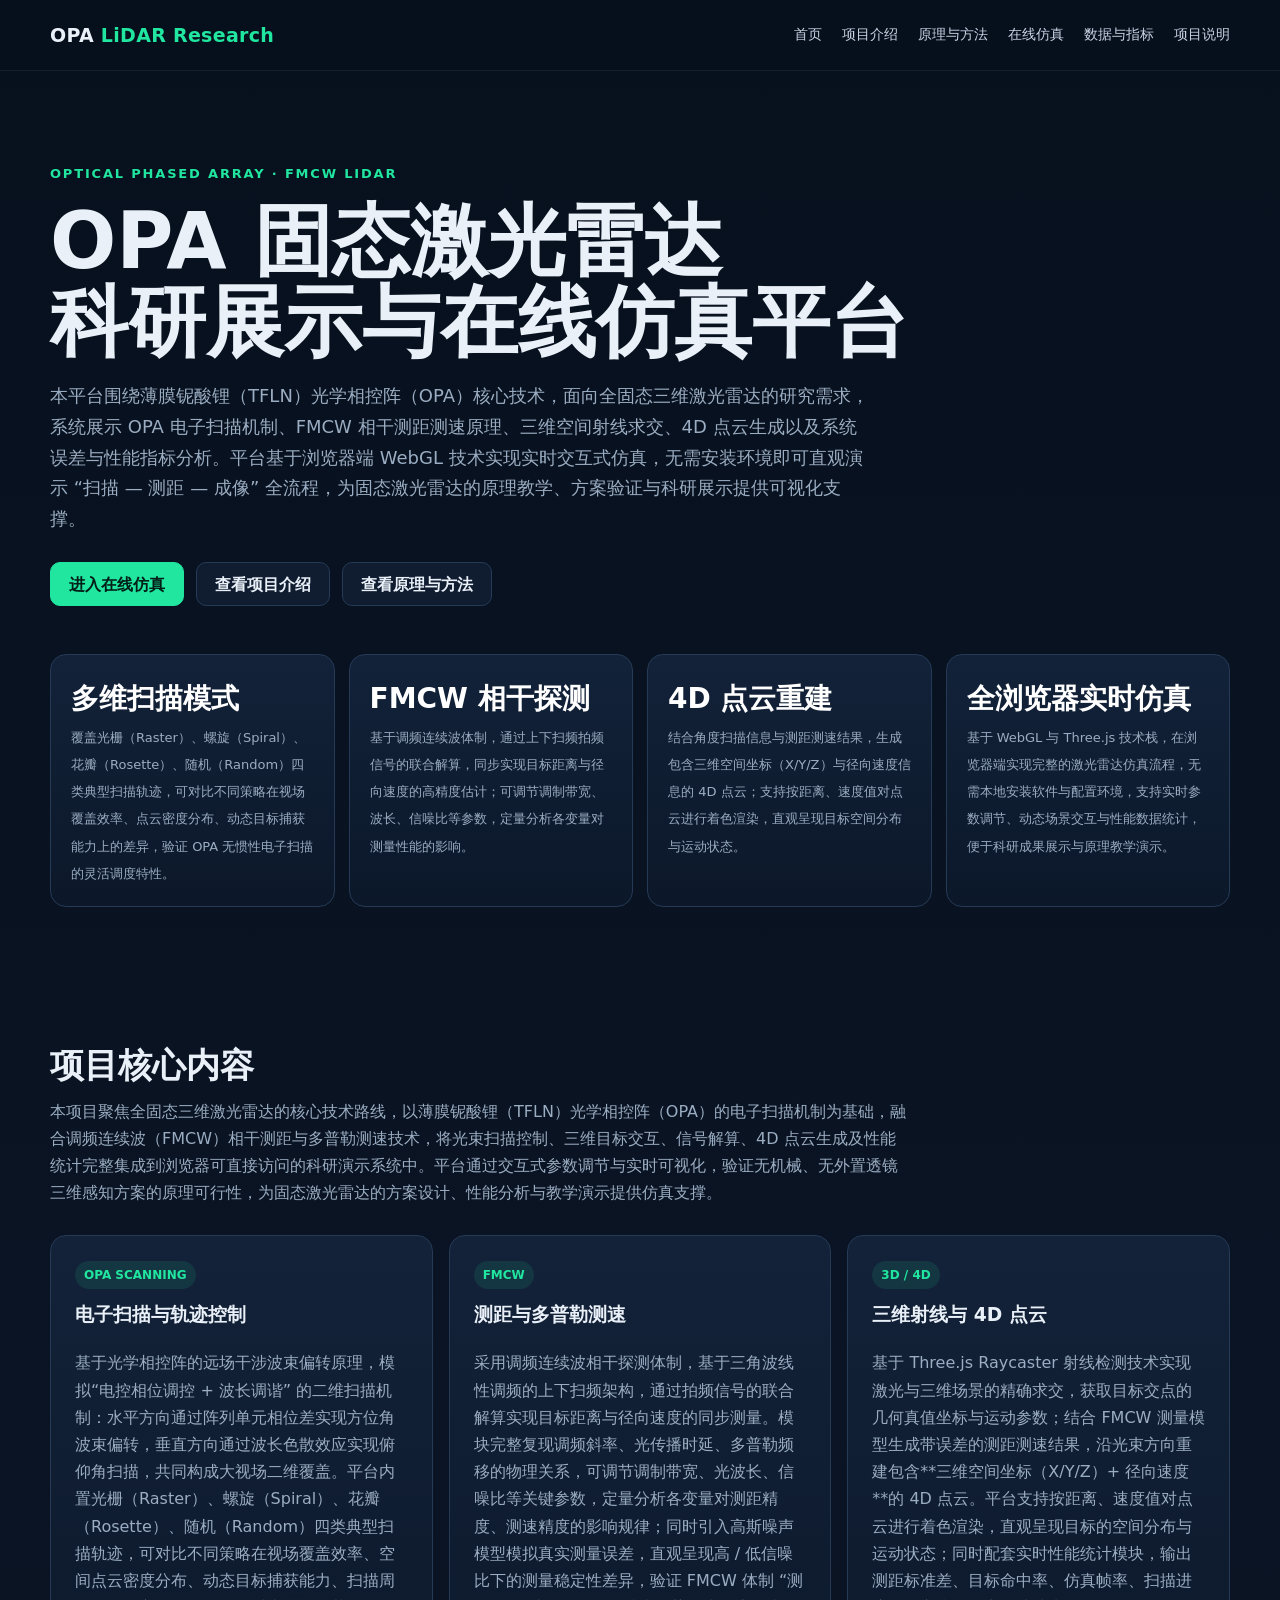
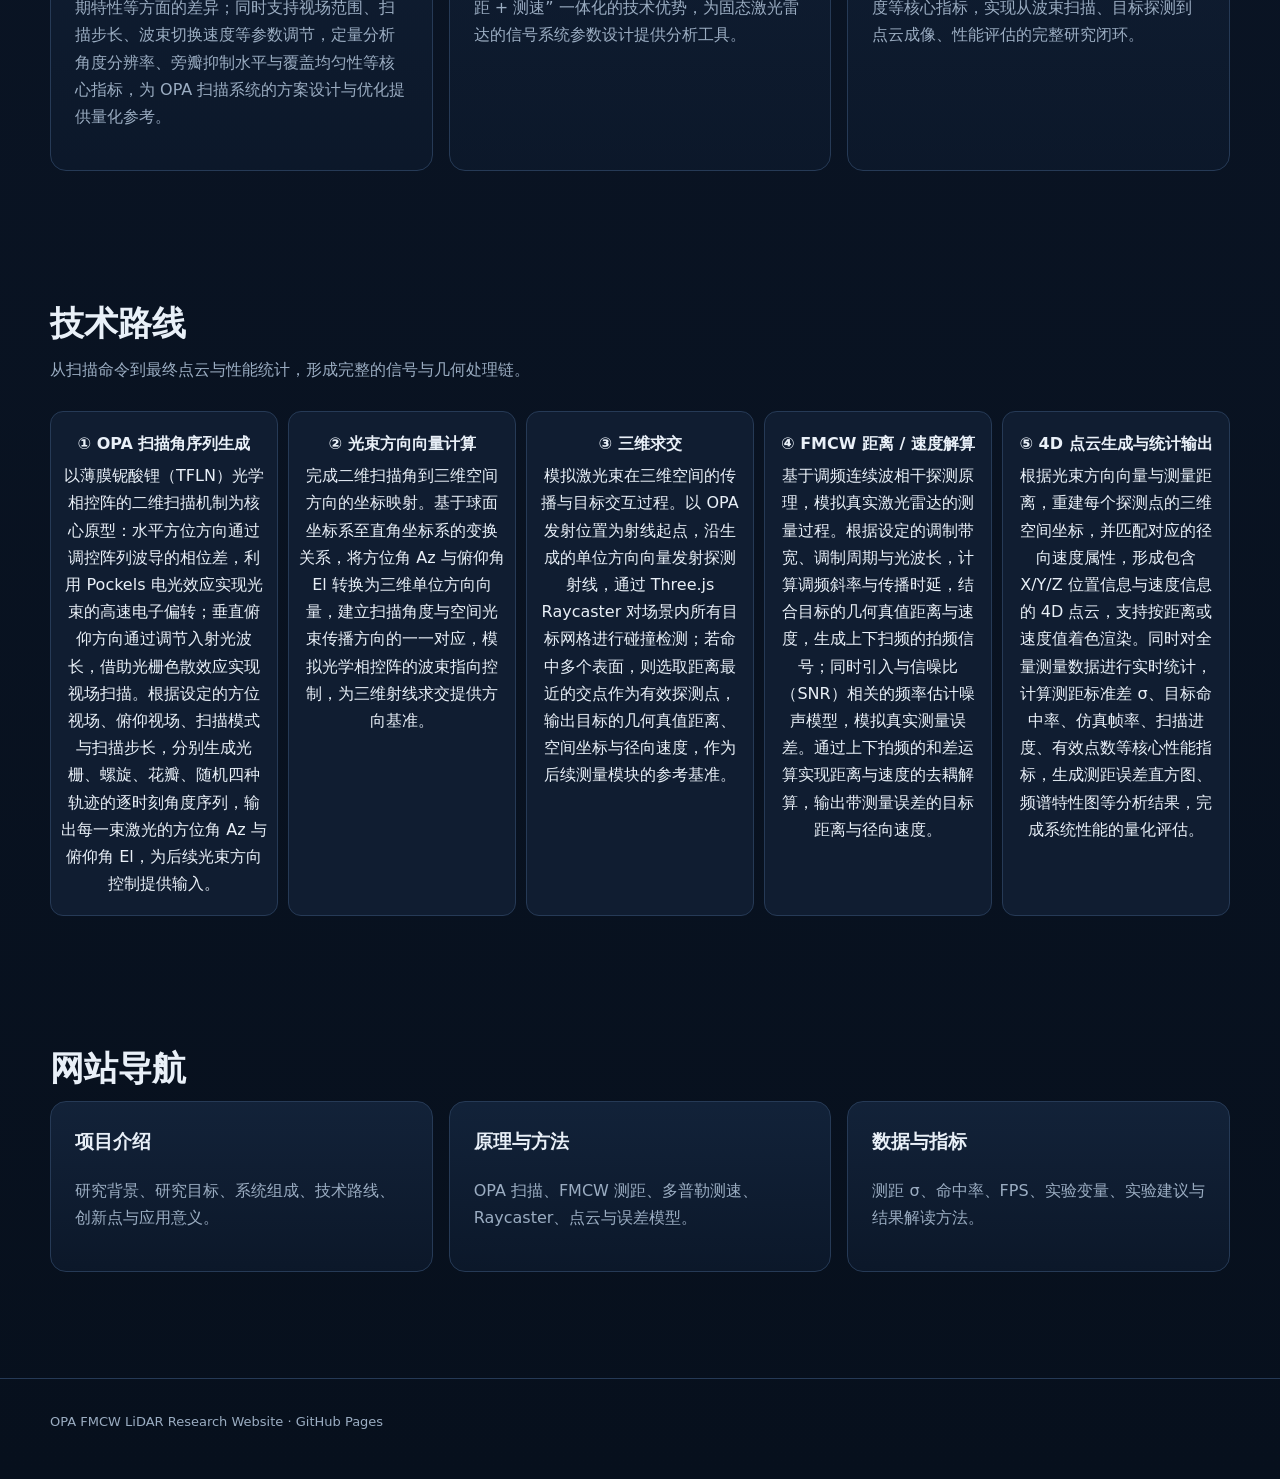
<file: index.html>
<!DOCTYPE html>
<html lang="zh-CN">
<head>
<meta charset="UTF-8">
<meta name="viewport" content="width=device-width,initial-scale=1.0">
<title>OPA FMCW LiDAR 科研展示平台</title>
<link rel="stylesheet" href="style.css">
</head>
<body>

<header class="nav">
  <div class="container nav-inner">
    <a class="brand" href="index.html">OPA <span>LiDAR Research</span></a>
    <nav class="menu">
      <a href="index.html">首页</a>
      <a href="project.html">项目介绍</a>
      <a href="research.html">原理与方法</a>
      <a href="simulation.html">在线仿真</a>
      <a href="data.html">数据与指标</a>
      <a href="about.html">项目说明</a>
    </nav>
  </div>
</header>


<main>
<section class="hero">
  <div class="container">
    <div class="kicker">Optical Phased Array · FMCW LiDAR</div>
    <h1>OPA 固态激光雷达<br>科研展示与在线仿真平台</h1>
    <p>本平台围绕薄膜铌酸锂（TFLN）光学相控阵（OPA）核心技术，面向全固态三维激光雷达的研究需求，系统展示 OPA 电子扫描机制、FMCW 相干测距测速原理、三维空间射线求交、4D 点云生成以及系统误差与性能指标分析。平台基于浏览器端 WebGL 技术实现实时交互式仿真，无需安装环境即可直观演示 “扫描 — 测距 — 成像” 全流程，为固态激光雷达的原理教学、方案验证与科研展示提供可视化支撑。</p>
    <div class="actions">
      <a class="btn primary" href="simulation.html">进入在线仿真</a>
      <a class="btn" href="project.html">查看项目介绍</a>
      <a class="btn" href="research.html">查看原理与方法</a>
    </div>
    <div class="metrics">
      <div class="metric"><b>多维扫描模式</b><span>覆盖光栅（Raster）、螺旋（Spiral）、花瓣（Rosette）、随机（Random）四类典型扫描轨迹，可对比不同策略在视场覆盖效率、点云密度分布、动态目标捕获能力上的差异，验证 OPA 无惯性电子扫描的灵活调度特性。</span></div>
      <div class="metric"><b>FMCW 相干探测</b><span>基于调频连续波体制，通过上下扫频拍频信号的联合解算，同步实现目标距离与径向速度的高精度估计；可调节调制带宽、波长、信噪比等参数，定量分析各变量对测量性能的影响。</span></div>
      <div class="metric"><b>4D 点云重建</b><span>结合角度扫描信息与测距测速结果，生成包含三维空间坐标（X/Y/Z）与径向速度信息的 4D 点云；支持按距离、速度值对点云进行着色渲染，直观呈现目标空间分布与运动状态。</span></div>
      <div class="metric"><b>全浏览器实时仿真</b><span>基于 WebGL 与 Three.js 技术栈，在浏览器端实现完整的激光雷达仿真流程，无需本地安装软件与配置环境，支持实时参数调节、动态场景交互与性能数据统计，便于科研成果展示与原理教学演示。</span></div>
    </div>
  </div>
</section>

<section class="section">
<div class="container">
  <h2>项目核心内容</h2>
  <p class="section-lead">本项目聚焦全固态三维激光雷达的核心技术路线，以薄膜铌酸锂（TFLN）光学相控阵（OPA）的电子扫描机制为基础，融合调频连续波（FMCW）相干测距与多普勒测速技术，将光束扫描控制、三维目标交互、信号解算、4D 点云生成及性能统计完整集成到浏览器可直接访问的科研演示系统中。平台通过交互式参数调节与实时可视化，验证无机械、无外置透镜三维感知方案的原理可行性，为固态激光雷达的方案设计、性能分析与教学演示提供仿真支撑。</p>
  <div class="grid3">
    <article class="card"><span class="tag">OPA SCANNING</span><h3>电子扫描与轨迹控制</h3><p>基于光学相控阵的远场干涉波束偏转原理，模拟“电控相位调控 + 波长调谐” 的二维扫描机制：水平方向通过阵列单元相位差实现方位角波束偏转，垂直方向通过波长色散效应实现俯仰角扫描，共同构成大视场二维覆盖。平台内置光栅（Raster）、螺旋（Spiral）、花瓣（Rosette）、随机（Random）四类典型扫描轨迹，可对比不同策略在视场覆盖效率、空间点云密度分布、动态目标捕获能力、扫描周期特性等方面的差异；同时支持视场范围、扫描步长、波束切换速度等参数调节，定量分析角度分辨率、旁瓣抑制水平与覆盖均匀性等核心指标，为 OPA 扫描系统的方案设计与优化提供量化参考。</p></article>
    <article class="card"><span class="tag">FMCW</span><h3>测距与多普勒测速</h3><p>采用调频连续波相干探测体制，基于三角波线性调频的上下扫频架构，通过拍频信号的联合解算实现目标距离与径向速度的同步测量。模块完整复现调频斜率、光传播时延、多普勒频移的物理关系，可调节调制带宽、光波长、信噪比等关键参数，定量分析各变量对测距精度、测速精度的影响规律；同时引入高斯噪声模型模拟真实测量误差，直观呈现高 / 低信噪比下的测量稳定性差异，验证 FMCW 体制 “测距 + 测速” 一体化的技术优势，为固态激光雷达的信号系统参数设计提供分析工具。</p></article>
    <article class="card"><span class="tag">3D / 4D</span><h3>三维射线与 4D 点云</h3><p>基于 Three.js Raycaster 射线检测技术实现激光与三维场景的精确求交，获取目标交点的几何真值坐标与运动参数；结合 FMCW 测量模型生成带误差的测距测速结果，沿光束方向重建包含**三维空间坐标（X/Y/Z）+ 径向速度**的 4D 点云。平台支持按距离、速度值对点云进行着色渲染，直观呈现目标的空间分布与运动状态；同时配套实时性能统计模块，输出测距标准差、目标命中率、仿真帧率、扫描进度等核心指标，实现从波束扫描、目标探测到点云成像、性能评估的完整研究闭环。</p></article>
  </div>
</div>
</section>

<section class="section">
<div class="container">
  <h2>技术路线</h2>
  <p class="section-lead">从扫描命令到最终点云与性能统计，形成完整的信号与几何处理链。</p>
  <div class="flow">
    <div class="step"><b>① OPA 扫描角序列生成</b>以薄膜铌酸锂（TFLN）光学相控阵的二维扫描机制为核心原型：水平方位方向通过调控阵列波导的相位差，利用 Pockels 电光效应实现光束的高速电子偏转；垂直俯仰方向通过调节入射光波长，借助光栅色散效应实现视场扫描。根据设定的方位视场、俯仰视场、扫描模式与扫描步长，分别生成光栅、螺旋、花瓣、随机四种轨迹的逐时刻角度序列，输出每一束激光的方位角 Az 与俯仰角 El，为后续光束方向控制提供输入。</div>
    <div class="step"><b>② 光束方向向量计算</b>完成二维扫描角到三维空间方向的坐标映射。基于球面坐标系至直角坐标系的变换关系，将方位角 Az 与俯仰角 El 转换为三维单位方向向量，建立扫描角度与空间光束传播方向的一一对应，模拟光学相控阵的波束指向控制，为三维射线求交提供方向基准。</div>
    <div class="step"><b>③ 三维求交</b>模拟激光束在三维空间的传播与目标交互过程。以 OPA 发射位置为射线起点，沿生成的单位方向向量发射探测射线，通过 Three.js Raycaster 对场景内所有目标网格进行碰撞检测；若命中多个表面，则选取距离最近的交点作为有效探测点，输出目标的几何真值距离、空间坐标与径向速度，作为后续测量模块的参考基准。</div>
    <div class="step"><b>④ FMCW 距离 / 速度解算</b>基于调频连续波相干探测原理，模拟真实激光雷达的测量过程。根据设定的调制带宽、调制周期与光波长，计算调频斜率与传播时延，结合目标的几何真值距离与速度，生成上下扫频的拍频信号；同时引入与信噪比（SNR）相关的频率估计噪声模型，模拟真实测量误差。通过上下拍频的和差运算实现距离与速度的去耦解算，输出带测量误差的目标距离与径向速度。</div>
    <div class="step"><b>⑤ 4D 点云生成与统计输出</b>根据光束方向向量与测量距离，重建每个探测点的三维空间坐标，并匹配对应的径向速度属性，形成包含 X/Y/Z 位置信息与速度信息的 4D 点云，支持按距离或速度值着色渲染。同时对全量测量数据进行实时统计，计算测距标准差 σ、目标命中率、仿真帧率、扫描进度、有效点数等核心性能指标，生成测距误差直方图、频谱特性图等分析结果，完成系统性能的量化评估。</div>
  </div>
</div>
</section>

<section class="section">
<div class="container">
  <h2>网站导航</h2>
  <div class="grid3">
    <a class="card" href="project.html"><h3>项目介绍</h3><p>研究背景、研究目标、系统组成、技术路线、创新点与应用意义。</p></a>
    <a class="card" href="research.html"><h3>原理与方法</h3><p>OPA 扫描、FMCW 测距、多普勒测速、Raycaster、点云与误差模型。</p></a>
    <a class="card" href="data.html"><h3>数据与指标</h3><p>测距 σ、命中率、FPS、实验变量、实验建议与结果解读方法。</p></a>
  </div>
</div>
</section>
</main>

<footer class="footer"><div class="container">OPA FMCW LiDAR Research Website · GitHub Pages</div></footer>
</body>
</html>
</file>
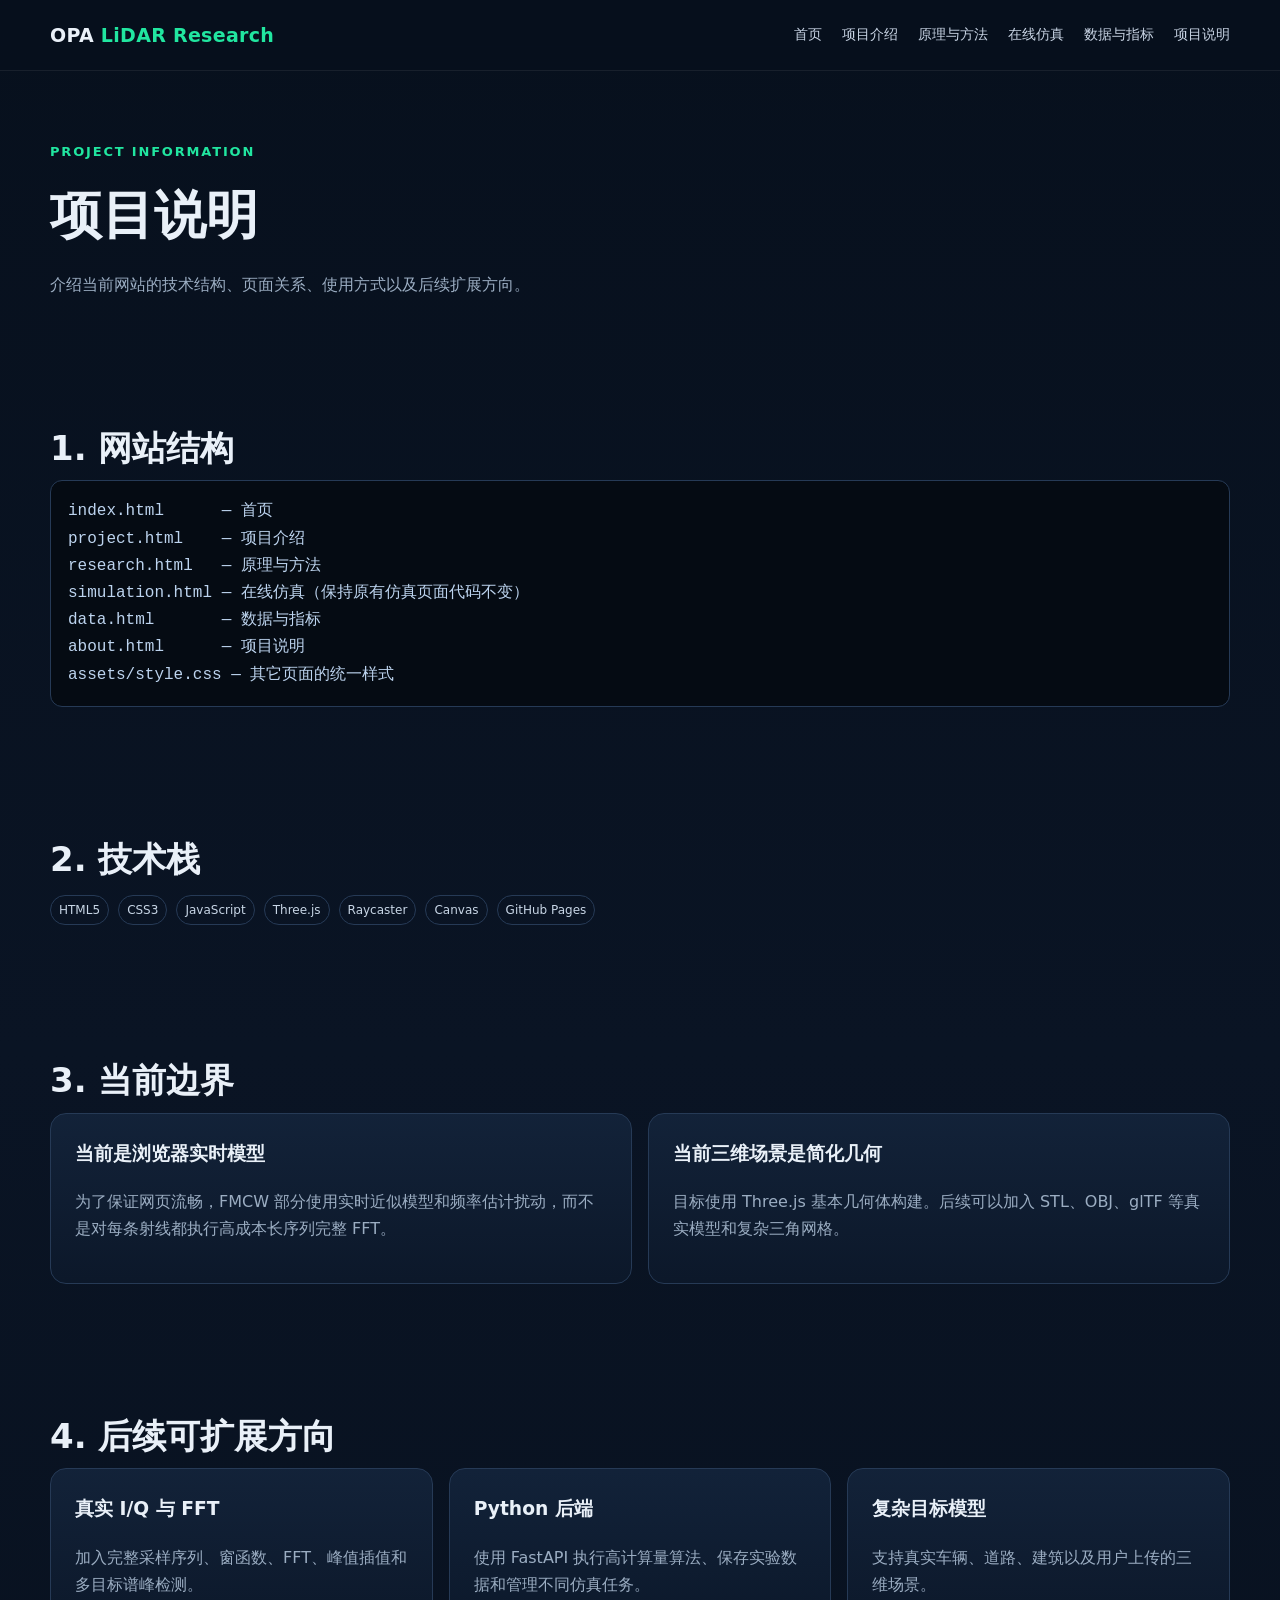
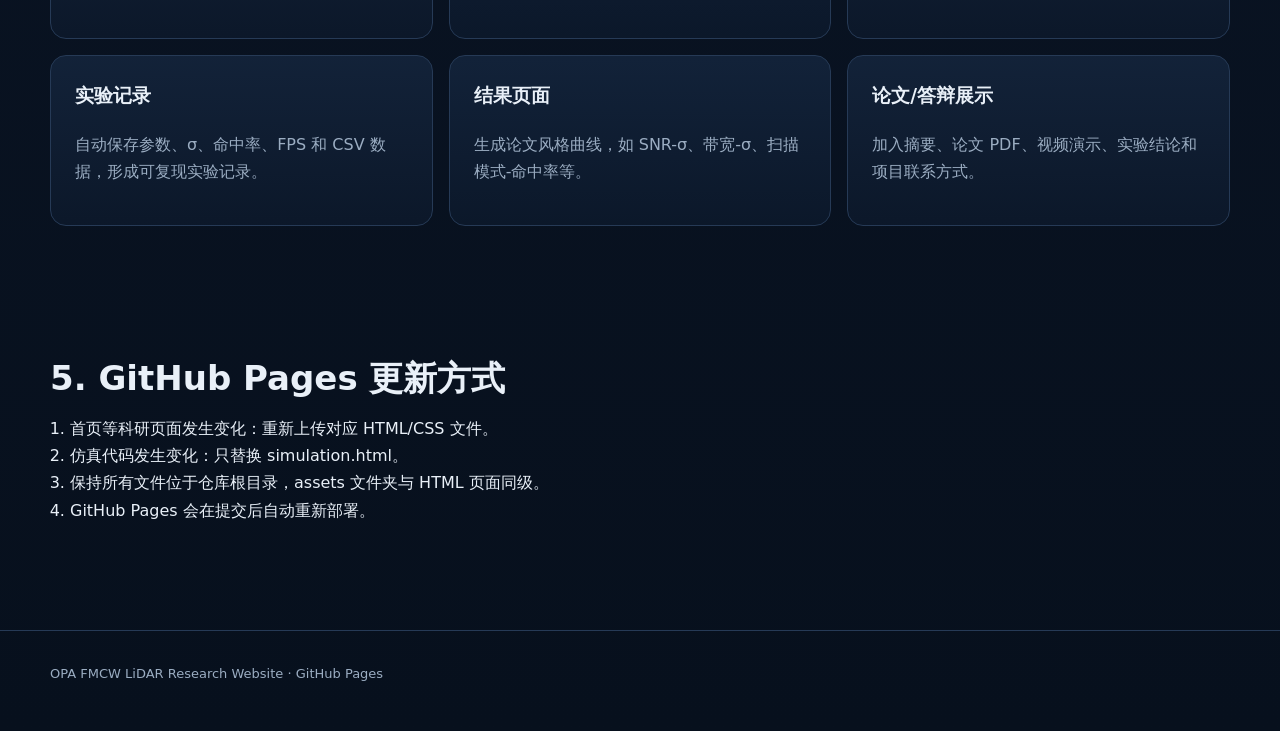
<file: about.html>
<!DOCTYPE html>
<html lang="zh-CN">
<head>
<meta charset="UTF-8">
<meta name="viewport" content="width=device-width,initial-scale=1.0">
<title>项目说明 | OPA FMCW LiDAR</title>
<link rel="stylesheet" href="style.css">
</head>
<body>

<header class="nav">
  <div class="container nav-inner">
    <a class="brand" href="index.html">OPA <span>LiDAR Research</span></a>
    <nav class="menu">
      <a href="index.html">首页</a>
      <a href="project.html">项目介绍</a>
      <a href="research.html">原理与方法</a>
      <a href="simulation.html">在线仿真</a>
      <a href="data.html">数据与指标</a>
      <a href="about.html">项目说明</a>
    </nav>
  </div>
</header>


<main>
<section class="page-title"><div class="container">
<div class="kicker">Project Information</div>
<h1>项目说明</h1>
<p class="section-lead">介绍当前网站的技术结构、页面关系、使用方式以及后续扩展方向。</p>
</div></section>

<section class="section"><div class="container">
<h2>1. 网站结构</h2>
<div class="codebox">
index.html&nbsp;&nbsp;&nbsp;&nbsp;&nbsp;&nbsp;— 首页<br>
project.html&nbsp;&nbsp;&nbsp;&nbsp;— 项目介绍<br>
research.html&nbsp;&nbsp;&nbsp;— 原理与方法<br>
simulation.html&nbsp;— 在线仿真（保持原有仿真页面代码不变）<br>
data.html&nbsp;&nbsp;&nbsp;&nbsp;&nbsp;&nbsp;&nbsp;— 数据与指标<br>
about.html&nbsp;&nbsp;&nbsp;&nbsp;&nbsp;&nbsp;— 项目说明<br>
assets/style.css&nbsp;— 其它页面的统一样式
</div>
</div></section>


<section class="section"><div class="container">
<h2>2. 技术栈</h2>
<div>
<span class="badge">HTML5</span>
<span class="badge">CSS3</span>
<span class="badge">JavaScript</span>
<span class="badge">Three.js</span>
<span class="badge">Raycaster</span>
<span class="badge">Canvas</span>
<span class="badge">GitHub Pages</span>
</div>
</div></section>

<section class="section"><div class="container">
<h2>3. 当前边界</h2>
<div class="grid2">
<div class="card"><h3>当前是浏览器实时模型</h3><p>为了保证网页流畅，FMCW 部分使用实时近似模型和频率估计扰动，而不是对每条射线都执行高成本长序列完整 FFT。</p></div>
<div class="card"><h3>当前三维场景是简化几何</h3><p>目标使用 Three.js 基本几何体构建。后续可以加入 STL、OBJ、glTF 等真实模型和复杂三角网格。</p></div>
</div>
</div></section>

<section class="section"><div class="container">
<h2>4. 后续可扩展方向</h2>
<div class="grid3">
<div class="card"><h3>真实 I/Q 与 FFT</h3><p>加入完整采样序列、窗函数、FFT、峰值插值和多目标谱峰检测。</p></div>
<div class="card"><h3>Python 后端</h3><p>使用 FastAPI 执行高计算量算法、保存实验数据和管理不同仿真任务。</p></div>
<div class="card"><h3>复杂目标模型</h3><p>支持真实车辆、道路、建筑以及用户上传的三维场景。</p></div>
<div class="card"><h3>实验记录</h3><p>自动保存参数、σ、命中率、FPS 和 CSV 数据，形成可复现实验记录。</p></div>
<div class="card"><h3>结果页面</h3><p>生成论文风格曲线，如 SNR-σ、带宽-σ、扫描模式-命中率等。</p></div>
<div class="card"><h3>论文/答辩展示</h3><p>加入摘要、论文 PDF、视频演示、实验结论和项目联系方式。</p></div>
</div>
</div></section>

<section class="section"><div class="container">
<h2>5. GitHub Pages 更新方式</h2>
<ol class="list-clean">
<li>首页等科研页面发生变化：重新上传对应 HTML/CSS 文件。</li>
<li>仿真代码发生变化：只替换 simulation.html。</li>
<li>保持所有文件位于仓库根目录，assets 文件夹与 HTML 页面同级。</li>
<li>GitHub Pages 会在提交后自动重新部署。</li>
</ol>
</div></section>
</main>

<footer class="footer"><div class="container">OPA FMCW LiDAR Research Website · GitHub Pages</div></footer>
</body>
</html>
</file>
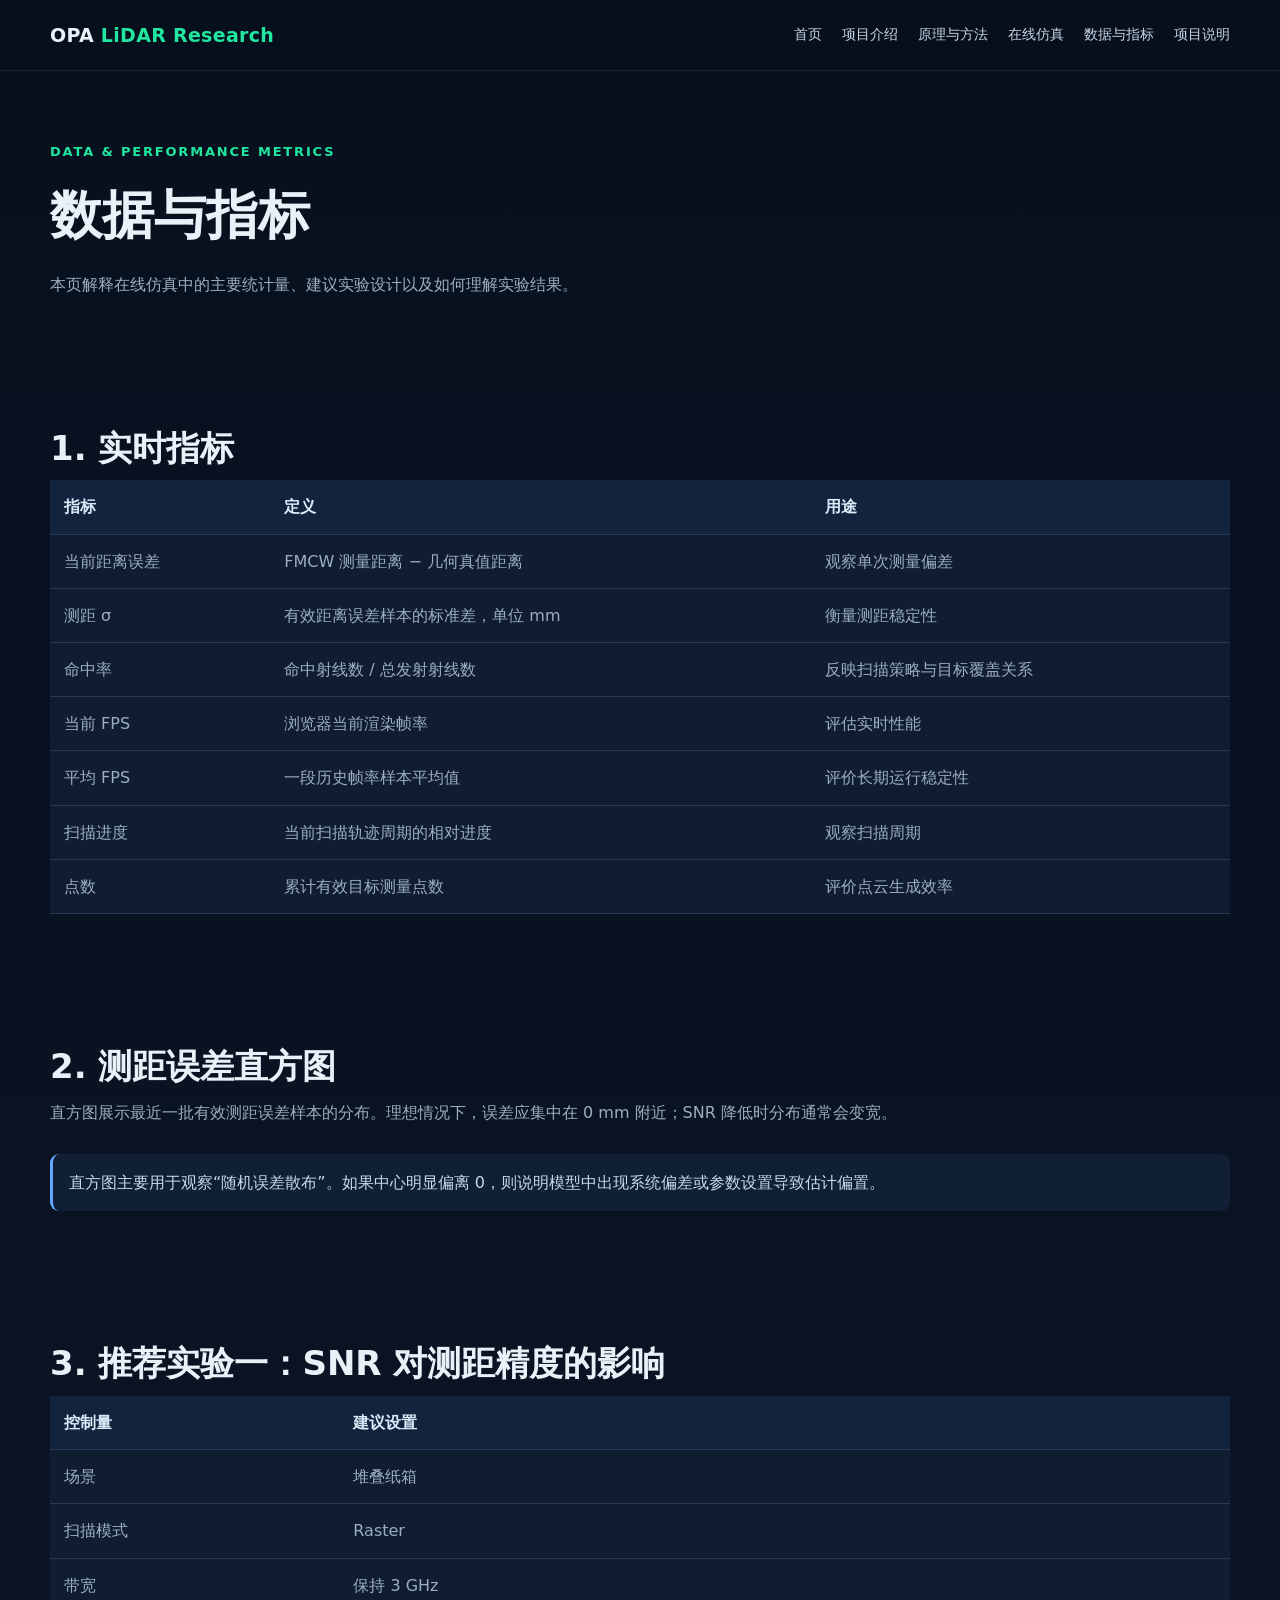
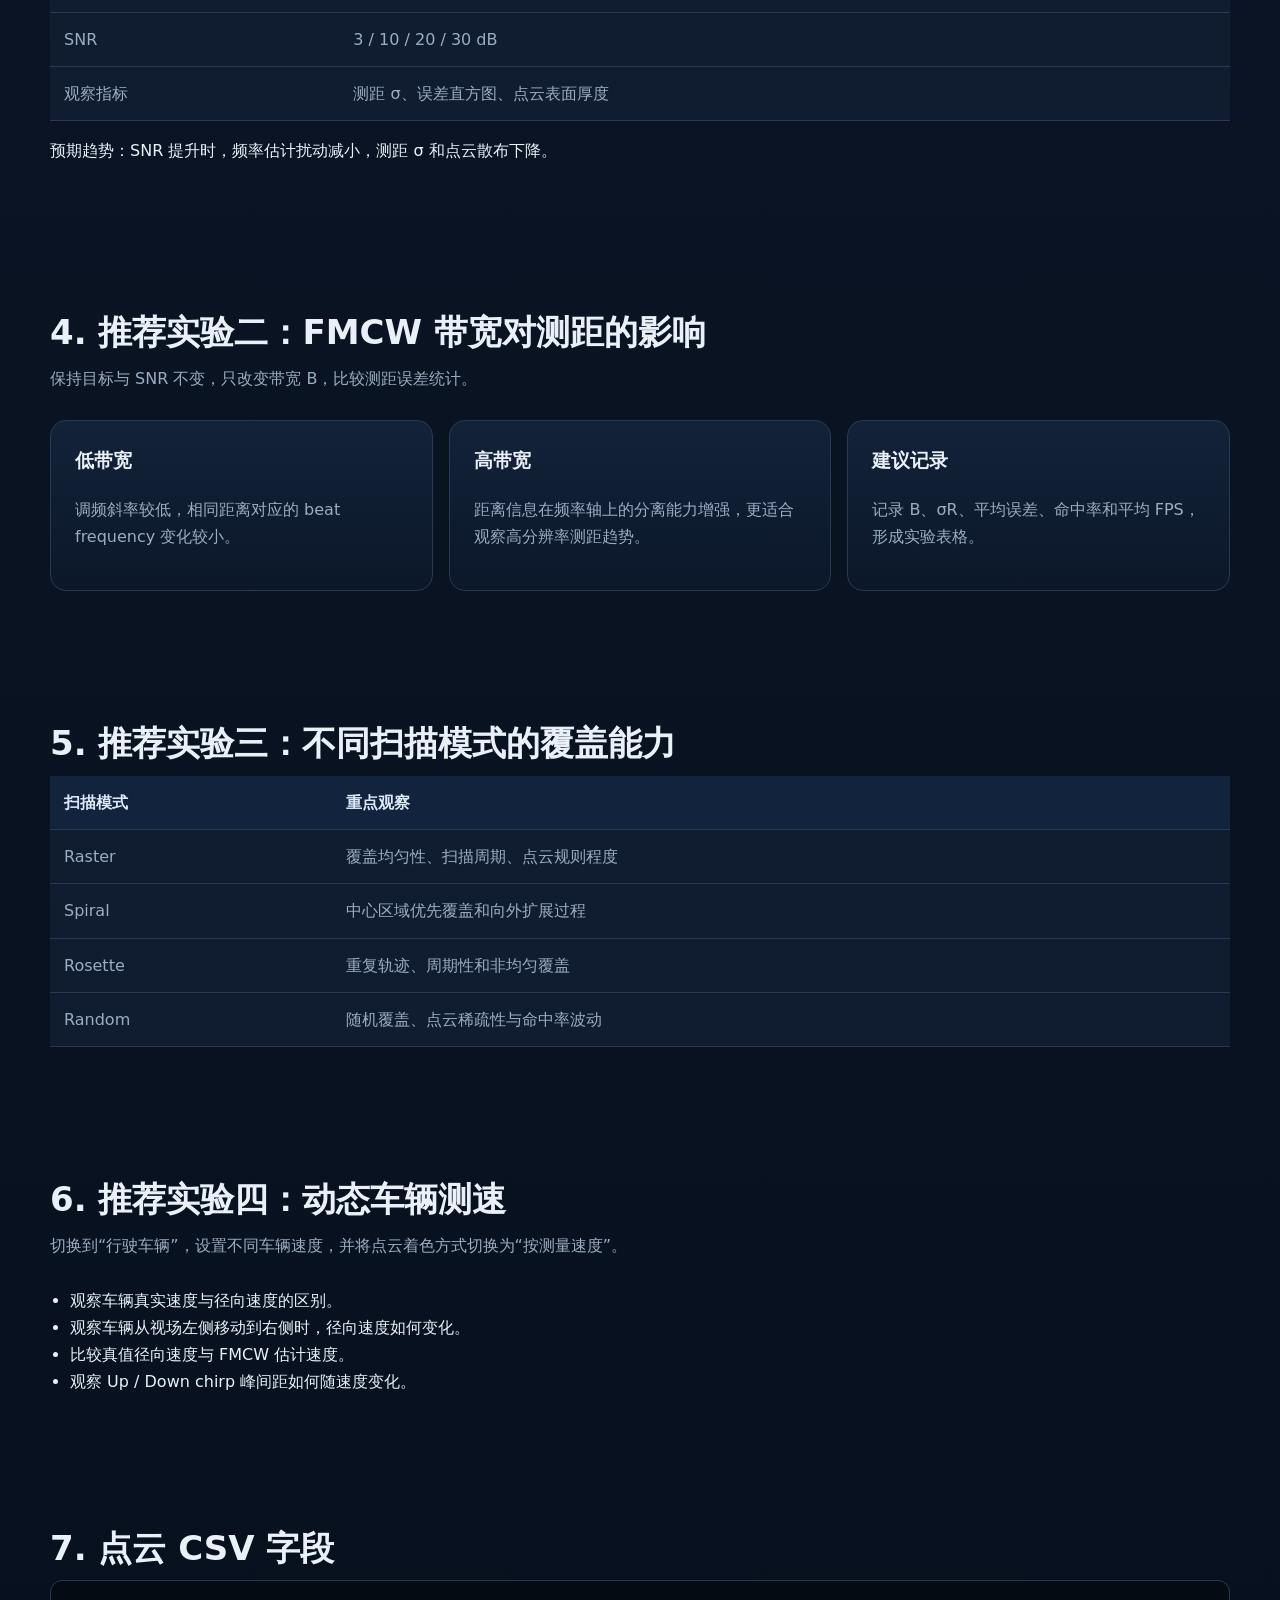
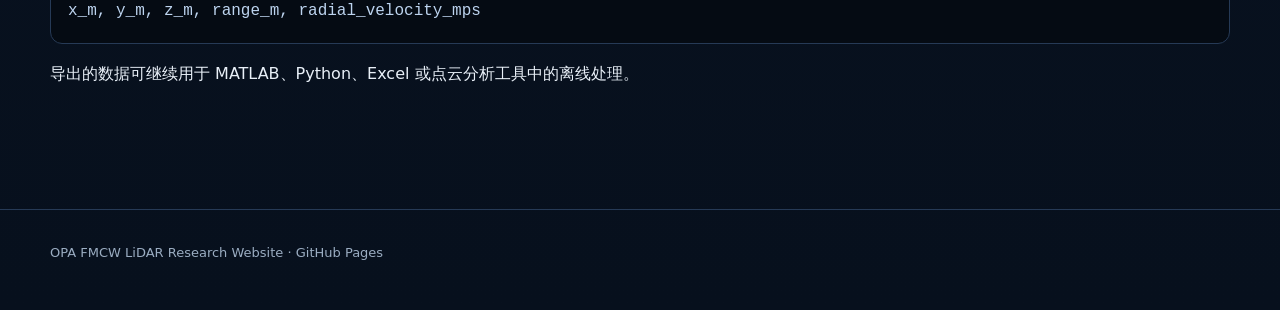
<file: data.html>
<!DOCTYPE html>
<html lang="zh-CN">
<head>
<meta charset="UTF-8">
<meta name="viewport" content="width=device-width,initial-scale=1.0">
<title>数据与指标 | OPA FMCW LiDAR</title>
<link rel="stylesheet" href="style.css">
</head>
<body>

<header class="nav">
  <div class="container nav-inner">
    <a class="brand" href="index.html">OPA <span>LiDAR Research</span></a>
    <nav class="menu">
      <a href="index.html">首页</a>
      <a href="project.html">项目介绍</a>
      <a href="research.html">原理与方法</a>
      <a href="simulation.html">在线仿真</a>
      <a href="data.html">数据与指标</a>
      <a href="about.html">项目说明</a>
    </nav>
  </div>
</header>


<main>
<section class="page-title"><div class="container">
<div class="kicker">Data & Performance Metrics</div>
<h1>数据与指标</h1>
<p class="section-lead">本页解释在线仿真中的主要统计量、建议实验设计以及如何理解实验结果。</p>
</div></section>

<section class="section"><div class="container">
<h2>1. 实时指标</h2>
<table>
<tr><th>指标</th><th>定义</th><th>用途</th></tr>
<tr><td>当前距离误差</td><td>FMCW 测量距离 − 几何真值距离</td><td>观察单次测量偏差</td></tr>
<tr><td>测距 σ</td><td>有效距离误差样本的标准差，单位 mm</td><td>衡量测距稳定性</td></tr>
<tr><td>命中率</td><td>命中射线数 / 总发射射线数</td><td>反映扫描策略与目标覆盖关系</td></tr>
<tr><td>当前 FPS</td><td>浏览器当前渲染帧率</td><td>评估实时性能</td></tr>
<tr><td>平均 FPS</td><td>一段历史帧率样本平均值</td><td>评价长期运行稳定性</td></tr>
<tr><td>扫描进度</td><td>当前扫描轨迹周期的相对进度</td><td>观察扫描周期</td></tr>
<tr><td>点数</td><td>累计有效目标测量点数</td><td>评价点云生成效率</td></tr>
</table>
</div></section>

<section class="section"><div class="container">
<h2>2. 测距误差直方图</h2>
<p class="section-lead">直方图展示最近一批有效测距误差样本的分布。理想情况下，误差应集中在 0 mm 附近；SNR 降低时分布通常会变宽。</p>
<div class="note">直方图主要用于观察“随机误差散布”。如果中心明显偏离 0，则说明模型中出现系统偏差或参数设置导致估计偏置。</div>
</div></section>

<section class="section"><div class="container">
<h2>3. 推荐实验一：SNR 对测距精度的影响</h2>
<table>
<tr><th>控制量</th><th>建议设置</th></tr>
<tr><td>场景</td><td>堆叠纸箱</td></tr>
<tr><td>扫描模式</td><td>Raster</td></tr>
<tr><td>带宽</td><td>保持 3 GHz</td></tr>
<tr><td>SNR</td><td>3 / 10 / 20 / 30 dB</td></tr>
<tr><td>观察指标</td><td>测距 σ、误差直方图、点云表面厚度</td></tr>
</table>
<p>预期趋势：SNR 提升时，频率估计扰动减小，测距 σ 和点云散布下降。</p>
</div></section>

<section class="section"><div class="container">
<h2>4. 推荐实验二：FMCW 带宽对测距的影响</h2>
<p class="section-lead">保持目标与 SNR 不变，只改变带宽 B，比较测距误差统计。</p>
<div class="grid3">
<div class="card"><h3>低带宽</h3><p>调频斜率较低，相同距离对应的 beat frequency 变化较小。</p></div>
<div class="card"><h3>高带宽</h3><p>距离信息在频率轴上的分离能力增强，更适合观察高分辨率测距趋势。</p></div>
<div class="card"><h3>建议记录</h3><p>记录 B、σR、平均误差、命中率和平均 FPS，形成实验表格。</p></div>
</div>
</div></section>

<section class="section"><div class="container">
<h2>5. 推荐实验三：不同扫描模式的覆盖能力</h2>
<table>
<tr><th>扫描模式</th><th>重点观察</th></tr>
<tr><td>Raster</td><td>覆盖均匀性、扫描周期、点云规则程度</td></tr>
<tr><td>Spiral</td><td>中心区域优先覆盖和向外扩展过程</td></tr>
<tr><td>Rosette</td><td>重复轨迹、周期性和非均匀覆盖</td></tr>
<tr><td>Random</td><td>随机覆盖、点云稀疏性与命中率波动</td></tr>
</table>
</div></section>

<section class="section"><div class="container">
<h2>6. 推荐实验四：动态车辆测速</h2>
<p class="section-lead">切换到“行驶车辆”，设置不同车辆速度，并将点云着色方式切换为“按测量速度”。</p>
<ul class="list-clean">
<li>观察车辆真实速度与径向速度的区别。</li>
<li>观察车辆从视场左侧移动到右侧时，径向速度如何变化。</li>
<li>比较真值径向速度与 FMCW 估计速度。</li>
<li>观察 Up / Down chirp 峰间距如何随速度变化。</li>
</ul>
</div></section>

<section class="section"><div class="container">
<h2>7. 点云 CSV 字段</h2>
<div class="codebox">x_m, y_m, z_m, range_m, radial_velocity_mps</div>
<p>导出的数据可继续用于 MATLAB、Python、Excel 或点云分析工具中的离线处理。</p>
</div></section>
</main>

<footer class="footer"><div class="container">OPA FMCW LiDAR Research Website · GitHub Pages</div></footer>
</body>
</html>
</file>
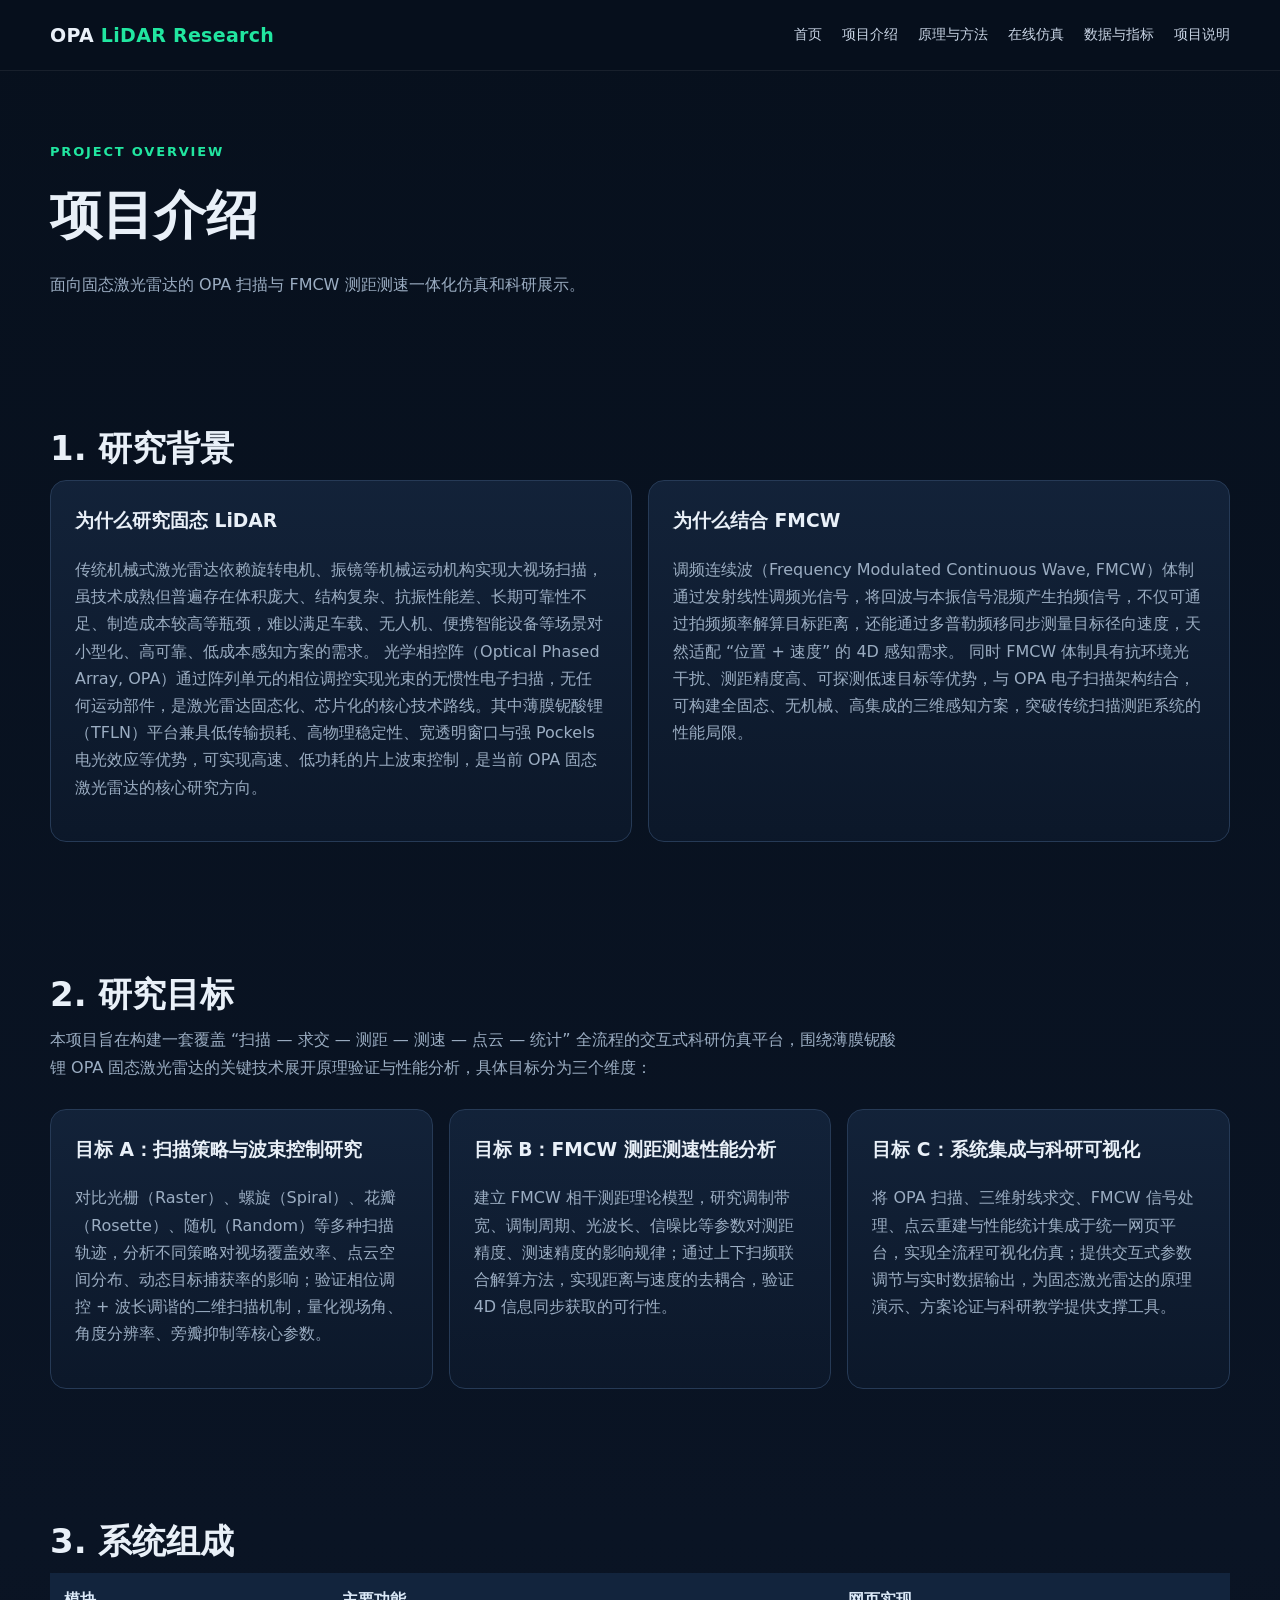
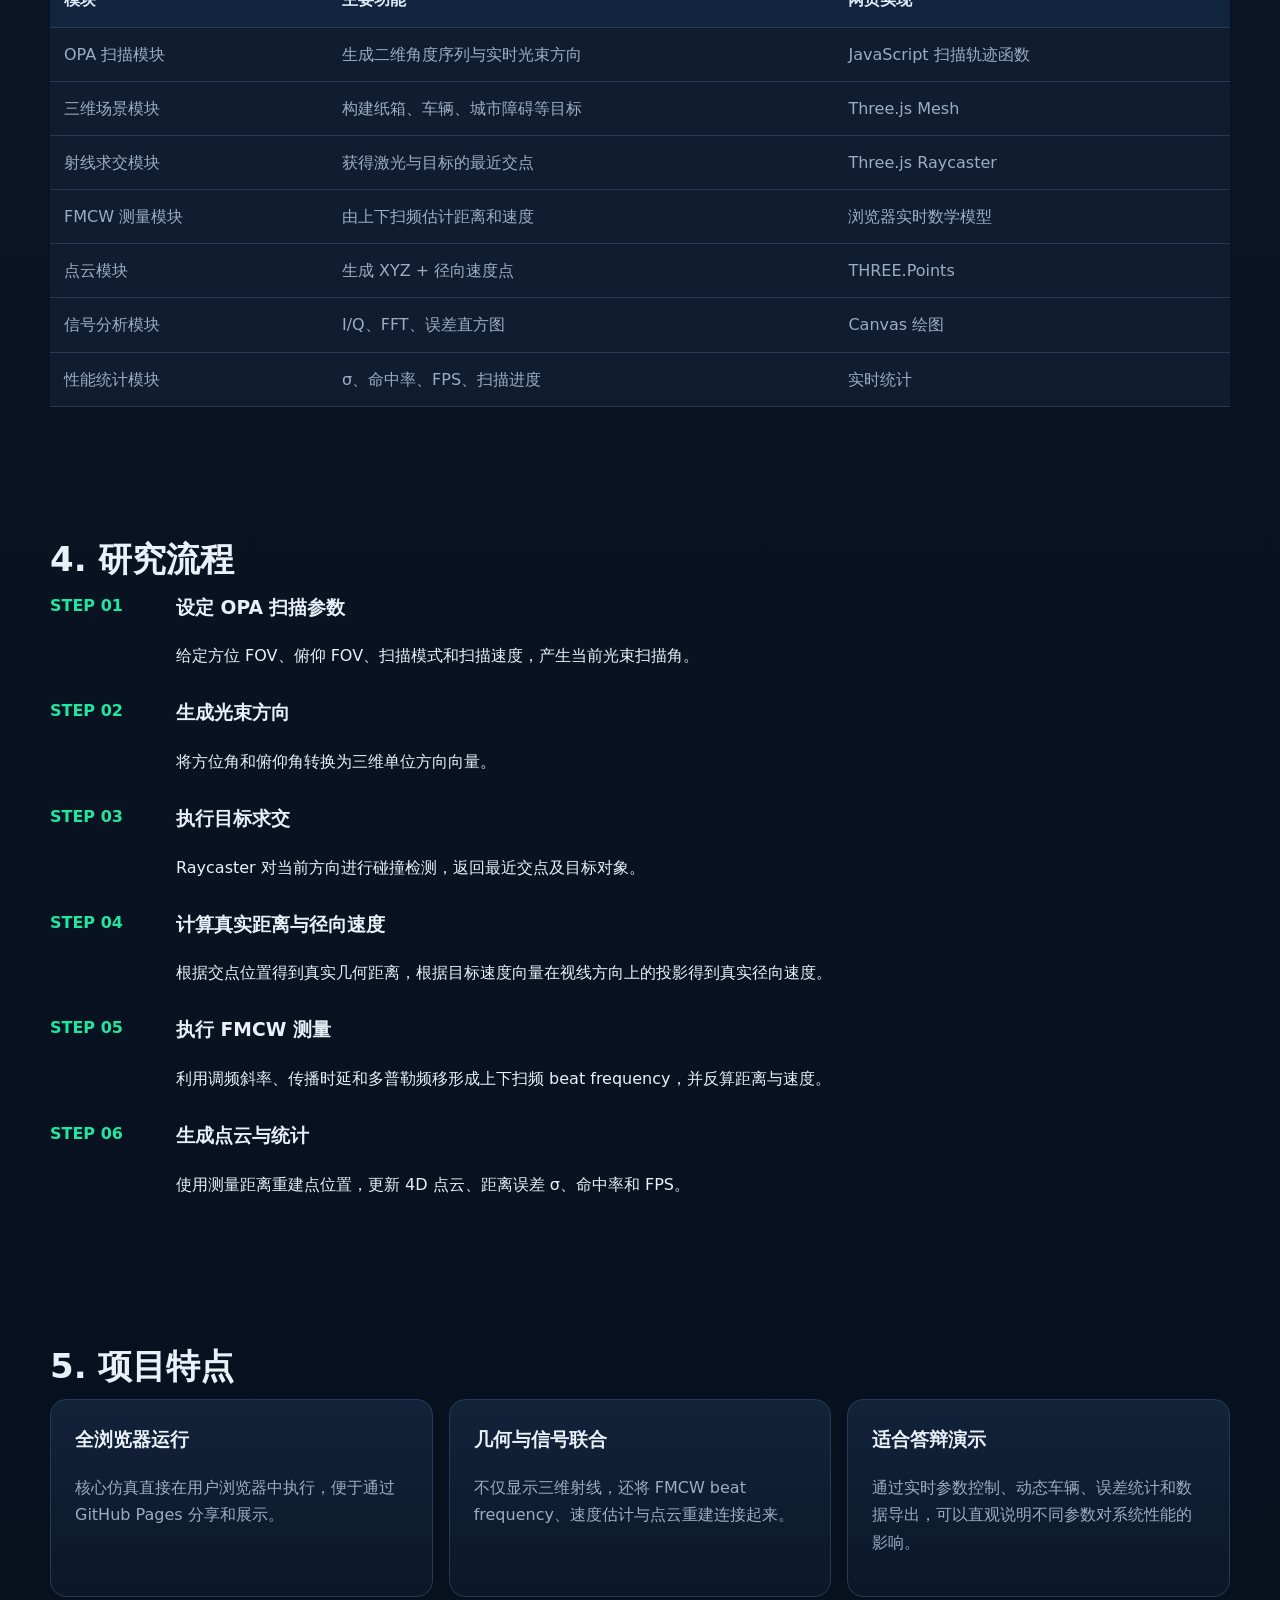
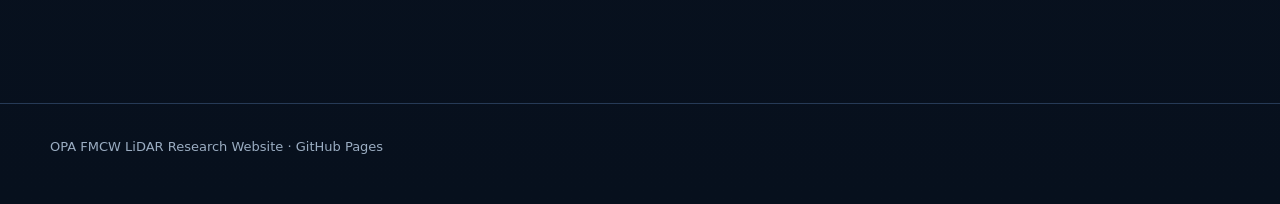
<file: project.html>
<!DOCTYPE html>
<html lang="zh-CN">
<head>
<meta charset="UTF-8">
<meta name="viewport" content="width=device-width,initial-scale=1.0">
<title>项目介绍 | OPA FMCW LiDAR</title>
<link rel="stylesheet" href="style.css">
</head>
<body>

<header class="nav">
  <div class="container nav-inner">
    <a class="brand" href="index.html">OPA <span>LiDAR Research</span></a>
    <nav class="menu">
      <a href="index.html">首页</a>
      <a href="project.html">项目介绍</a>
      <a href="research.html">原理与方法</a>
      <a href="simulation.html">在线仿真</a>
      <a href="data.html">数据与指标</a>
      <a href="about.html">项目说明</a>
    </nav>
  </div>
</header>


<main>
<section class="page-title">
<div class="container">
<div class="kicker">Project Overview</div>
<h1>项目介绍</h1>
<p class="section-lead">面向固态激光雷达的 OPA 扫描与 FMCW 测距测速一体化仿真和科研展示。</p>
</div>
</section>

<section class="section"><div class="container">
<h2>1. 研究背景</h2>
<div class="grid2">
<div class="card">
<h3>为什么研究固态 LiDAR</h3>
<p>传统机械式激光雷达依赖旋转电机、振镜等机械运动机构实现大视场扫描，虽技术成熟但普遍存在体积庞大、结构复杂、抗振性能差、长期可靠性不足、制造成本较高等瓶颈，难以满足车载、无人机、便携智能设备等场景对小型化、高可靠、低成本感知方案的需求。
光学相控阵（Optical Phased Array, OPA）通过阵列单元的相位调控实现光束的无惯性电子扫描，无任何运动部件，是激光雷达固态化、芯片化的核心技术路线。其中薄膜铌酸锂（TFLN）平台兼具低传输损耗、高物理稳定性、宽透明窗口与强 Pockels 电光效应等优势，可实现高速、低功耗的片上波束控制，是当前 OPA 固态激光雷达的核心研究方向。</p>
</div>
<div class="card">
<h3>为什么结合 FMCW</h3>
<p>调频连续波（Frequency Modulated Continuous Wave, FMCW）体制通过发射线性调频光信号，将回波与本振信号混频产生拍频信号，不仅可通过拍频频率解算目标距离，还能通过多普勒频移同步测量目标径向速度，天然适配 “位置 + 速度” 的 4D 感知需求。
同时 FMCW 体制具有抗环境光干扰、测距精度高、可探测低速目标等优势，与 OPA 电子扫描架构结合，可构建全固态、无机械、高集成的三维感知方案，突破传统扫描测距系统的性能局限。</p>
</div>
</div>
</div></section>

<section class="section"><div class="container">
<h2>2. 研究目标</h2>
<p class="section-lead">本项目旨在构建一套覆盖 “扫描 — 求交 — 测距 — 测速 — 点云 — 统计” 全流程的交互式科研仿真平台，围绕薄膜铌酸锂 OPA 固态激光雷达的关键技术展开原理验证与性能分析，具体目标分为三个维度：</p>
<div class="grid3">
<div class="card"><h3>目标 A：扫描策略与波束控制研究</h3><p>对比光栅（Raster）、螺旋（Spiral）、花瓣（Rosette）、随机（Random）等多种扫描轨迹，分析不同策略对视场覆盖效率、点云空间分布、动态目标捕获率的影响；验证相位调控 + 波长调谐的二维扫描机制，量化视场角、角度分辨率、旁瓣抑制等核心参数。</p></div>
<div class="card"><h3>目标 B：FMCW 测距测速性能分析</h3><p>建立 FMCW 相干测距理论模型，研究调制带宽、调制周期、光波长、信噪比等参数对测距精度、测速精度的影响规律；通过上下扫频联合解算方法，实现距离与速度的去耦合，验证 4D 信息同步获取的可行性。</p></div>
<div class="card"><h3>目标 C：系统集成与科研可视化</h3><p>将 OPA 扫描、三维射线求交、FMCW 信号处理、点云重建与性能统计集成于统一网页平台，实现全流程可视化仿真；提供交互式参数调节与实时数据输出，为固态激光雷达的原理演示、方案论证与科研教学提供支撑工具。</p></div>
</div>
</div></section>

<section class="section"><div class="container">
<h2>3. 系统组成</h2>
<table>
<tr><th>模块</th><th>主要功能</th><th>网页实现</th></tr>
<tr><td>OPA 扫描模块</td><td>生成二维角度序列与实时光束方向</td><td>JavaScript 扫描轨迹函数</td></tr>
<tr><td>三维场景模块</td><td>构建纸箱、车辆、城市障碍等目标</td><td>Three.js Mesh</td></tr>
<tr><td>射线求交模块</td><td>获得激光与目标的最近交点</td><td>Three.js Raycaster</td></tr>
<tr><td>FMCW 测量模块</td><td>由上下扫频估计距离和速度</td><td>浏览器实时数学模型</td></tr>
<tr><td>点云模块</td><td>生成 XYZ + 径向速度点</td><td>THREE.Points</td></tr>
<tr><td>信号分析模块</td><td>I/Q、FFT、误差直方图</td><td>Canvas 绘图</td></tr>
<tr><td>性能统计模块</td><td>σ、命中率、FPS、扫描进度</td><td>实时统计</td></tr>
</table>
</div></section>

<section class="section"><div class="container">
<h2>4. 研究流程</h2>
<div class="timeline">
<div class="timeline-item"><div class="n">STEP 01</div><div><h3>设定 OPA 扫描参数</h3><p>给定方位 FOV、俯仰 FOV、扫描模式和扫描速度，产生当前光束扫描角。</p></div></div>
<div class="timeline-item"><div class="n">STEP 02</div><div><h3>生成光束方向</h3><p>将方位角和俯仰角转换为三维单位方向向量。</p></div></div>
<div class="timeline-item"><div class="n">STEP 03</div><div><h3>执行目标求交</h3><p>Raycaster 对当前方向进行碰撞检测，返回最近交点及目标对象。</p></div></div>
<div class="timeline-item"><div class="n">STEP 04</div><div><h3>计算真实距离与径向速度</h3><p>根据交点位置得到真实几何距离，根据目标速度向量在视线方向上的投影得到真实径向速度。</p></div></div>
<div class="timeline-item"><div class="n">STEP 05</div><div><h3>执行 FMCW 测量</h3><p>利用调频斜率、传播时延和多普勒频移形成上下扫频 beat frequency，并反算距离与速度。</p></div></div>
<div class="timeline-item"><div class="n">STEP 06</div><div><h3>生成点云与统计</h3><p>使用测量距离重建点位置，更新 4D 点云、距离误差 σ、命中率和 FPS。</p></div></div>
</div>
</div></section>

<section class="section"><div class="container">
<h2>5. 项目特点</h2>
<div class="grid3">
<div class="card"><h3>全浏览器运行</h3><p>核心仿真直接在用户浏览器中执行，便于通过 GitHub Pages 分享和展示。</p></div>
<div class="card"><h3>几何与信号联合</h3><p>不仅显示三维射线，还将 FMCW beat frequency、速度估计与点云重建连接起来。</p></div>
<div class="card"><h3>适合答辩演示</h3><p>通过实时参数控制、动态车辆、误差统计和数据导出，可以直观说明不同参数对系统性能的影响。</p></div>
</div>
</div></section>
</main>

<footer class="footer"><div class="container">OPA FMCW LiDAR Research Website · GitHub Pages</div></footer>
</body>
</html>
</file>
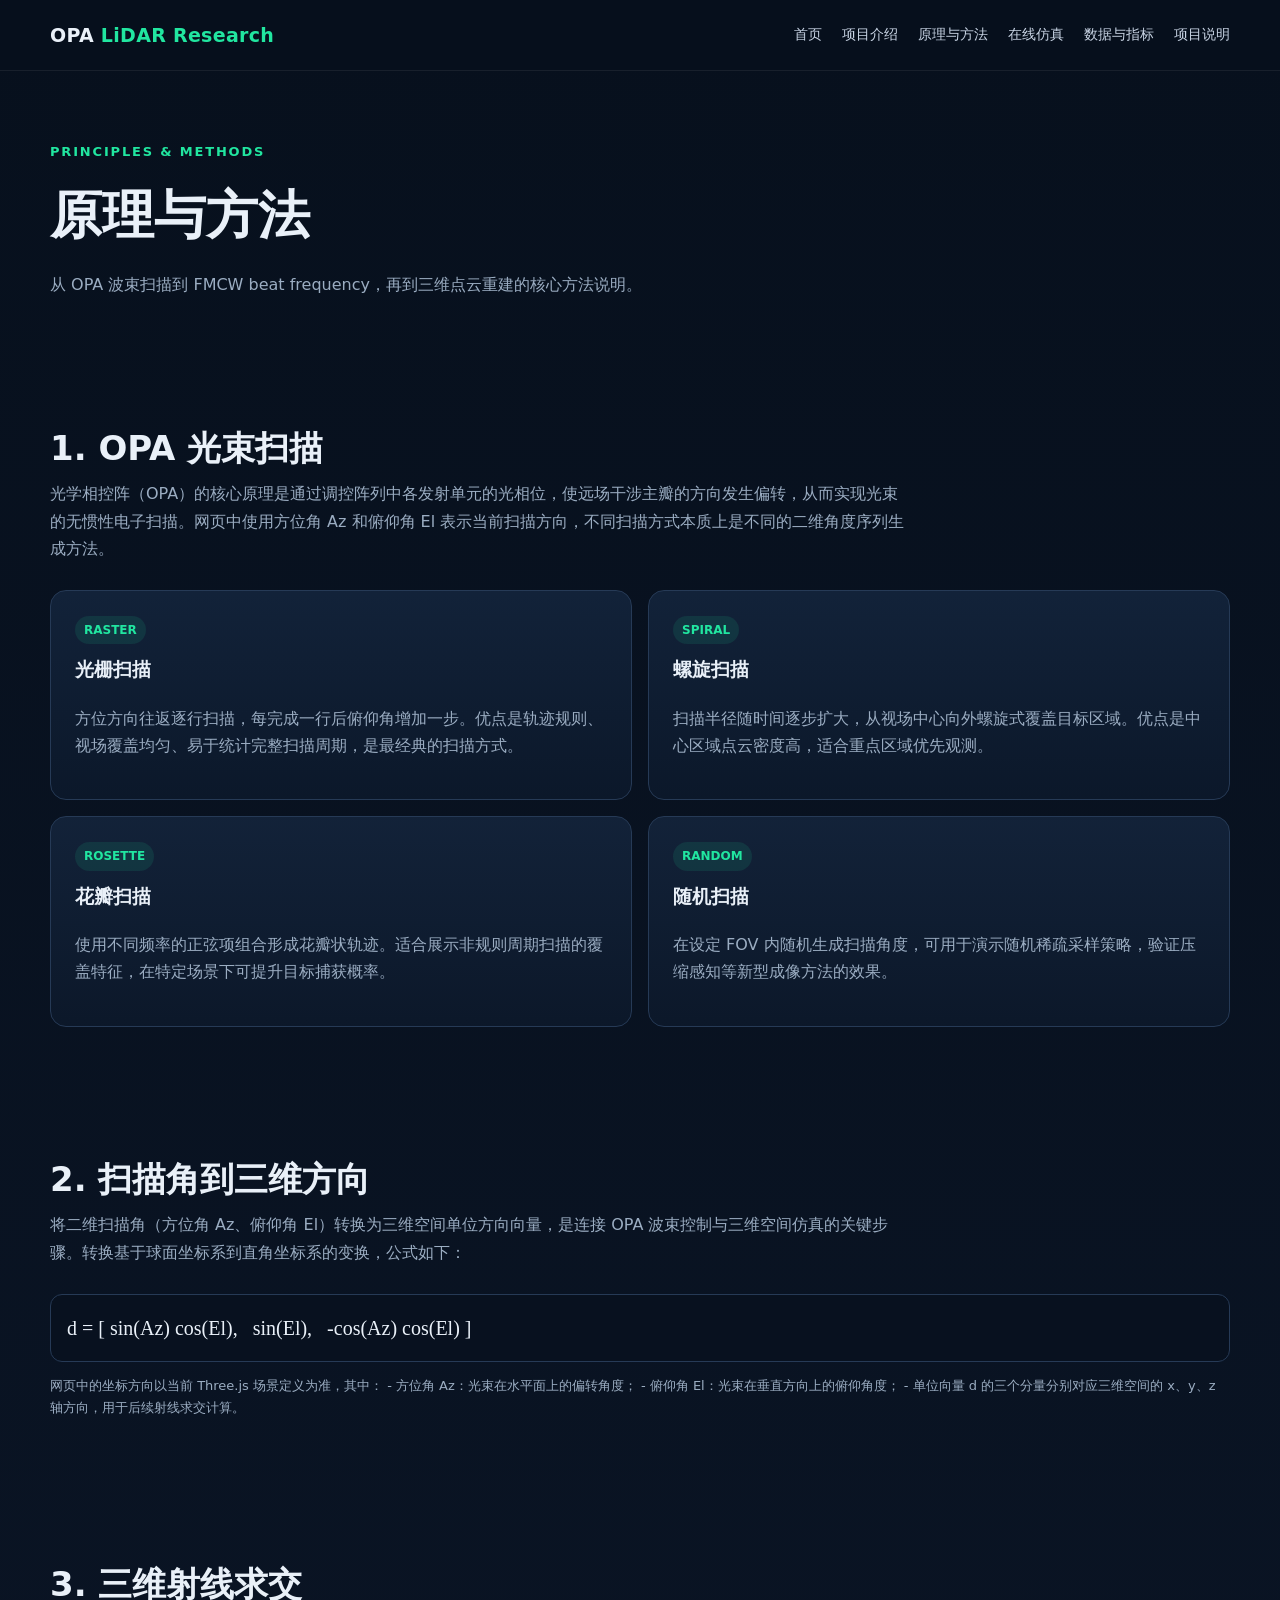
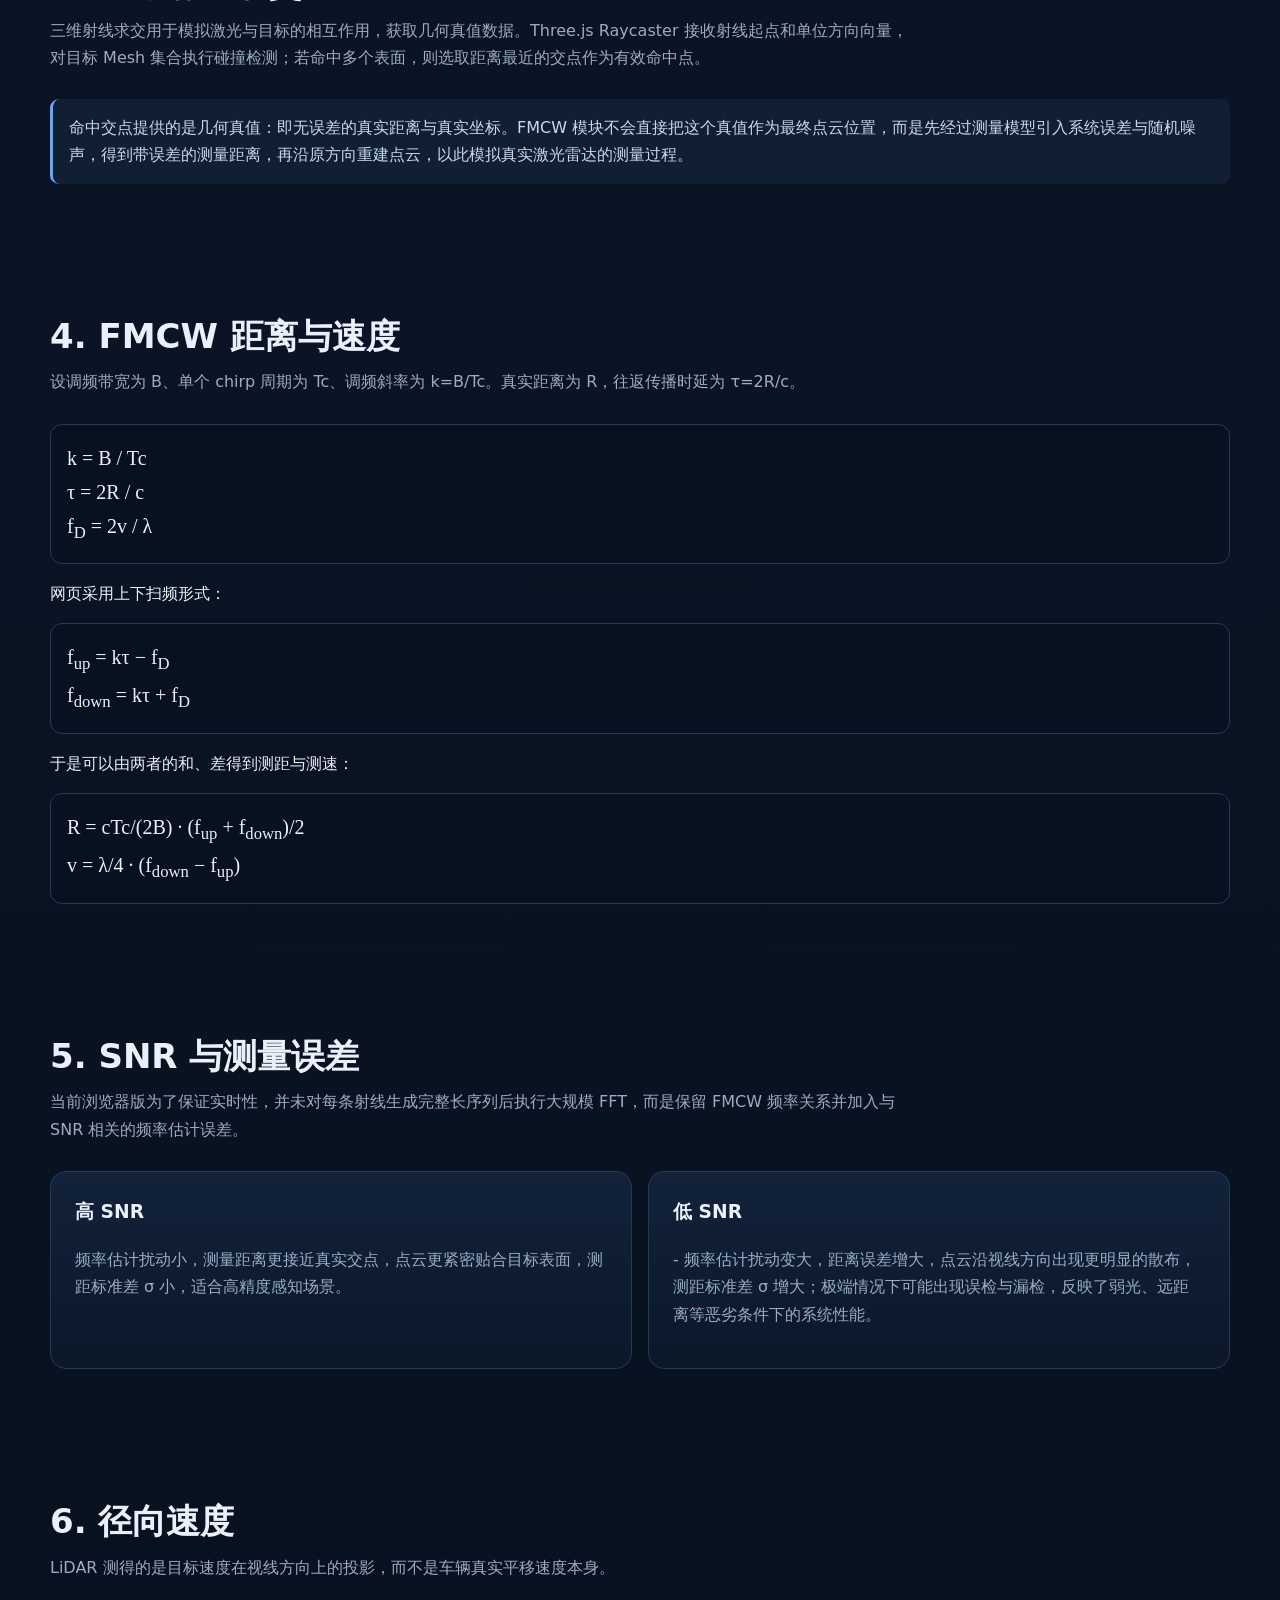
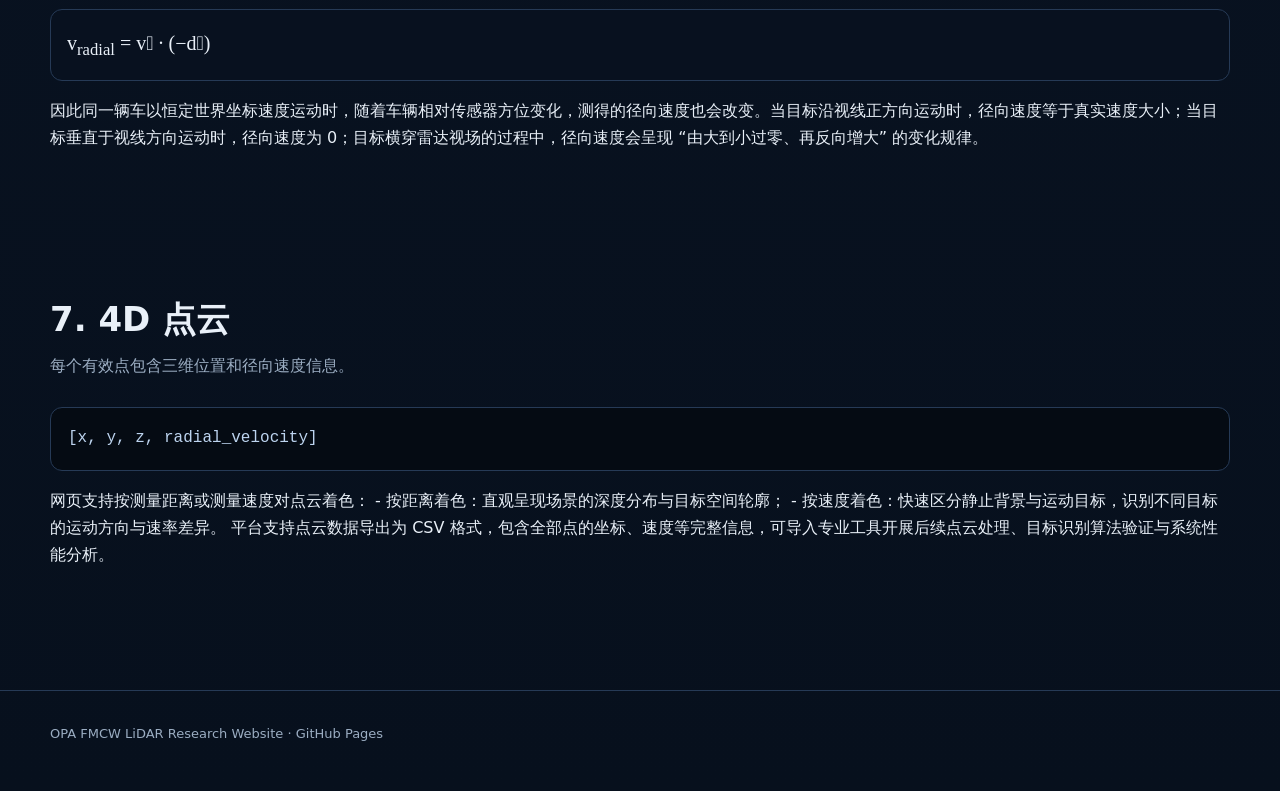
<file: research.html>
<!DOCTYPE html>
<html lang="zh-CN">
<head>
<meta charset="UTF-8">
<meta name="viewport" content="width=device-width,initial-scale=1.0">
<title>原理与方法 | OPA FMCW LiDAR</title>
<link rel="stylesheet" href="style.css">
</head>
<body>

<header class="nav">
  <div class="container nav-inner">
    <a class="brand" href="index.html">OPA <span>LiDAR Research</span></a>
    <nav class="menu">
      <a href="index.html">首页</a>
      <a href="project.html">项目介绍</a>
      <a href="research.html">原理与方法</a>
      <a href="simulation.html">在线仿真</a>
      <a href="data.html">数据与指标</a>
      <a href="about.html">项目说明</a>
    </nav>
  </div>
</header>


<main>
<section class="page-title"><div class="container">
<div class="kicker">Principles & Methods</div>
<h1>原理与方法</h1>
<p class="section-lead">从 OPA 波束扫描到 FMCW beat frequency，再到三维点云重建的核心方法说明。</p>
</div></section>

<section class="section"><div class="container">
<h2>1. OPA 光束扫描</h2>
<p class="section-lead">光学相控阵（OPA）的核心原理是通过调控阵列中各发射单元的光相位，使远场干涉主瓣的方向发生偏转，从而实现光束的无惯性电子扫描。网页中使用方位角 Az 和俯仰角 El 表示当前扫描方向，不同扫描方式本质上是不同的二维角度序列生成方法。</p>
<div class="grid2">
<div class="card"><span class="tag">RASTER</span><h3>光栅扫描</h3><p>方位方向往返逐行扫描，每完成一行后俯仰角增加一步。优点是轨迹规则、视场覆盖均匀、易于统计完整扫描周期，是最经典的扫描方式。</p></div>
<div class="card"><span class="tag">SPIRAL</span><h3>螺旋扫描</h3><p>扫描半径随时间逐步扩大，从视场中心向外螺旋式覆盖目标区域。优点是中心区域点云密度高，适合重点区域优先观测。</p></div>
<div class="card"><span class="tag">ROSETTE</span><h3>花瓣扫描</h3><p>使用不同频率的正弦项组合形成花瓣状轨迹。适合展示非规则周期扫描的覆盖特征，在特定场景下可提升目标捕获概率。</p></div>
<div class="card"><span class="tag">RANDOM</span><h3>随机扫描</h3><p>在设定 FOV 内随机生成扫描角度，可用于演示随机稀疏采样策略，验证压缩感知等新型成像方法的效果。</p></div>
</div>
</div></section>

<section class="section"><div class="container">
<h2>2. 扫描角到三维方向</h2>
<p class="section-lead">将二维扫描角（方位角 Az、俯仰角 El）转换为三维空间单位方向向量，是连接 OPA 波束控制与三维空间仿真的关键步骤。转换基于球面坐标系到直角坐标系的变换，公式如下：</p>
<div class="eq">
d = [ sin(Az) cos(El), &nbsp; sin(El), &nbsp; -cos(Az) cos(El) ]
</div>
<p class="small">网页中的坐标方向以当前 Three.js 场景定义为准，其中：

- 方位角 Az：光束在水平面上的偏转角度；
- 俯仰角 El：光束在垂直方向上的俯仰角度；
- 单位向量 d 的三个分量分别对应三维空间的 x、y、z 轴方向，用于后续射线求交计算。</p>
</div></section>

<section class="section"><div class="container">
<h2>3. 三维射线求交</h2>
<p class="section-lead">三维射线求交用于模拟激光与目标的相互作用，获取几何真值数据。Three.js Raycaster 接收射线起点和单位方向向量，对目标 Mesh 集合执行碰撞检测；若命中多个表面，则选取距离最近的交点作为有效命中点。</p>
<div class="note">命中交点提供的是几何真值：即无误差的真实距离与真实坐标。FMCW 模块不会直接把这个真值作为最终点云位置，而是先经过测量模型引入系统误差与随机噪声，得到带误差的测量距离，再沿原方向重建点云，以此模拟真实激光雷达的测量过程。</div>
</div></section>

<section class="section"><div class="container">
<h2>4. FMCW 距离与速度</h2>
<p class="section-lead">设调频带宽为 B、单个 chirp 周期为 Tc、调频斜率为 k=B/Tc。真实距离为 R，往返传播时延为 τ=2R/c。</p>
<div class="eq">
k = B / Tc<br>
τ = 2R / c<br>
f<sub>D</sub> = 2v / λ
</div>
<p>网页采用上下扫频形式：</p>
<div class="eq">
f<sub>up</sub> = kτ − f<sub>D</sub><br>
f<sub>down</sub> = kτ + f<sub>D</sub>
</div>
<p>于是可以由两者的和、差得到测距与测速：</p>
<div class="eq">
R = cTc/(2B) · (f<sub>up</sub> + f<sub>down</sub>)/2<br>
v = λ/4 · (f<sub>down</sub> − f<sub>up</sub>)
</div>
</div></section>

<section class="section"><div class="container">
<h2>5. SNR 与测量误差</h2>
<p class="section-lead">当前浏览器版为了保证实时性，并未对每条射线生成完整长序列后执行大规模 FFT，而是保留 FMCW 频率关系并加入与 SNR 相关的频率估计误差。</p>
<div class="grid2">
<div class="card"><h3>高 SNR</h3><p>频率估计扰动小，测量距离更接近真实交点，点云更紧密贴合目标表面，测距标准差 σ 小，适合高精度感知场景。</p></div>
<div class="card"><h3>低 SNR</h3><p>- 频率估计扰动变大，距离误差增大，点云沿视线方向出现更明显的散布，测距标准差 σ 增大；极端情况下可能出现误检与漏检，反映了弱光、远距离等恶劣条件下的系统性能。</p></div>
</div>
</div></section>

<section class="section"><div class="container">
<h2>6. 径向速度</h2>
<p class="section-lead">LiDAR 测得的是目标速度在视线方向上的投影，而不是车辆真实平移速度本身。</p>
<div class="eq">
v<sub>radial</sub> = v⃗ · (−d⃗)
</div>
<p>因此同一辆车以恒定世界坐标速度运动时，随着车辆相对传感器方位变化，测得的径向速度也会改变。当目标沿视线正方向运动时，径向速度等于真实速度大小；当目标垂直于视线方向运动时，径向速度为 0；目标横穿雷达视场的过程中，径向速度会呈现 “由大到小过零、再反向增大” 的变化规律。</p>
</div></section>

<section class="section"><div class="container">
<h2>7. 4D 点云</h2>
<p class="section-lead">每个有效点包含三维位置和径向速度信息。</p>
<div class="codebox">
[x, y, z, radial_velocity]
</div>
<p>网页支持按测量距离或测量速度对点云着色：

- 按距离着色：直观呈现场景的深度分布与目标空间轮廓；
- 按速度着色：快速区分静止背景与运动目标，识别不同目标的运动方向与速率差异。

平台支持点云数据导出为 CSV 格式，包含全部点的坐标、速度等完整信息，可导入专业工具开展后续点云处理、目标识别算法验证与系统性能分析。</p>
</div></section>
</main>

<footer class="footer"><div class="container">OPA FMCW LiDAR Research Website · GitHub Pages</div></footer>
</body>
</html>
</file>
<file: style.css>
:root{
  --bg:#07101d;
  --bg2:#0b1525;
  --panel:#101d31;
  --panel2:#13233a;
  --line:#263a56;
  --text:#e9f0f8;
  --muted:#9badc2;
  --accent:#21e6a0;
  --blue:#63a7ff;
  --yellow:#f3cb67;
  --pink:#f6a6d8;
}
*{box-sizing:border-box}
html{scroll-behavior:smooth}
body{
  margin:0;
  background:linear-gradient(180deg,#07101d 0%,#0a1424 45%,#07101d 100%);
  color:var(--text);
  font-family:Inter,ui-sans-serif,system-ui,-apple-system,BlinkMacSystemFont,"Segoe UI","Microsoft YaHei",sans-serif;
  line-height:1.7;
}
a{color:inherit;text-decoration:none}
.container{width:min(1180px,calc(100% - 40px));margin:0 auto}
.nav{
  position:sticky;top:0;z-index:100;
  background:rgba(7,16,29,.9);
  backdrop-filter:blur(14px);
  border-bottom:1px solid rgba(255,255,255,.07);
}
.nav-inner{height:70px;display:flex;align-items:center;justify-content:space-between;gap:20px}
.brand{font-size:19px;font-weight:850;letter-spacing:.3px}
.brand span{color:var(--accent)}
.menu{display:flex;flex-wrap:wrap;gap:20px;color:#c9d5e5;font-size:14px}
.menu a:hover{color:#fff}
.hero{padding:92px 0 72px}
.kicker{color:var(--accent);font-size:13px;font-weight:800;letter-spacing:.14em;text-transform:uppercase}
.hero h1{font-size:clamp(42px,7vw,78px);line-height:1.04;margin:16px 0 18px;max-width:1050px}
.hero p{max-width:820px;color:var(--muted);font-size:18px}
.actions{display:flex;flex-wrap:wrap;gap:12px;margin-top:28px}
.btn{
  display:inline-flex;align-items:center;justify-content:center;
  min-height:44px;padding:0 18px;border-radius:10px;
  border:1px solid var(--line);background:var(--panel);font-weight:750;
}
.btn.primary{background:var(--accent);color:#031e16;border-color:var(--accent)}
.btn:hover{transform:translateY(-1px)}
.metrics{display:grid;grid-template-columns:repeat(4,1fr);gap:14px;margin-top:48px}
.metric,.card{
  border:1px solid var(--line);
  background:linear-gradient(180deg,rgba(19,35,58,.95),rgba(12,24,42,.95));
  border-radius:16px;
}
.metric{padding:20px}
.metric b{font-size:28px;display:block;color:#fff}
.metric span{color:var(--muted);font-size:13px}
.section{padding:66px 0}
.section h2{font-size:34px;line-height:1.2;margin:0 0 12px}
.section h3{margin-top:0}
.section-lead{max-width:860px;color:var(--muted);margin:0 0 28px}
.grid2{display:grid;grid-template-columns:repeat(2,1fr);gap:16px}
.grid3{display:grid;grid-template-columns:repeat(3,1fr);gap:16px}
.grid4{display:grid;grid-template-columns:repeat(4,1fr);gap:14px}
.card{padding:24px}
.card p,.card li{color:var(--muted)}
.tag{
  display:inline-flex;padding:4px 9px;border-radius:999px;
  background:rgba(33,230,160,.1);color:var(--accent);
  font-size:12px;font-weight:700;margin-bottom:10px
}
.flow{display:grid;grid-template-columns:repeat(5,1fr);gap:10px}
.step{
  background:var(--panel);border:1px solid var(--line);
  padding:18px 10px;border-radius:13px;text-align:center
}
.step b{display:block;margin-bottom:5px}
.note{
  border-left:3px solid var(--blue);
  background:rgba(99,167,255,.08);padding:15px 16px;border-radius:9px;color:#c8d9eb
}
.codebox{
  background:#050b13;border:1px solid var(--line);border-radius:12px;
  padding:17px;overflow:auto;font-family:Consolas,monospace;color:#bdd4ef
}
.tablewrap{overflow:auto;border:1px solid var(--line);border-radius:14px}
table{width:100%;border-collapse:collapse;background:var(--panel);min-width:760px}
th,td{padding:13px 14px;text-align:left;border-bottom:1px solid var(--line)}
th{background:#12243d;color:#dbe9f8}
td{color:var(--muted)}
.timeline{display:grid;gap:12px}
.timeline-item{display:grid;grid-template-columns:110px 1fr;gap:16px}
.timeline-item .n{color:var(--accent);font-weight:800}
.eq{
  font-family:Cambria,Georgia,serif;font-size:20px;padding:16px;
  background:#08111f;border:1px solid var(--line);border-radius:12px;
}
.list-clean{padding-left:20px;margin-bottom:0}
.badge{
  display:inline-block;padding:4px 8px;border:1px solid var(--line);
  border-radius:999px;color:#c8d6e6;font-size:12px;margin:3px 4px 3px 0
}
.footer{border-top:1px solid var(--line);margin-top:40px;padding:32px 0 46px;color:var(--muted);font-size:13px}
.page-title{padding:70px 0 35px}
.page-title h1{font-size:52px;margin:8px 0 12px}
.small{font-size:13px;color:var(--muted)}
@media(max-width:900px){
  .menu{gap:10px;font-size:12px}
  .metrics,.grid4,.grid3,.grid2,.flow{grid-template-columns:1fr}
  .hero{padding-top:58px}
  .timeline-item{grid-template-columns:1fr}
  .page-title h1{font-size:40px}
}
</file>
